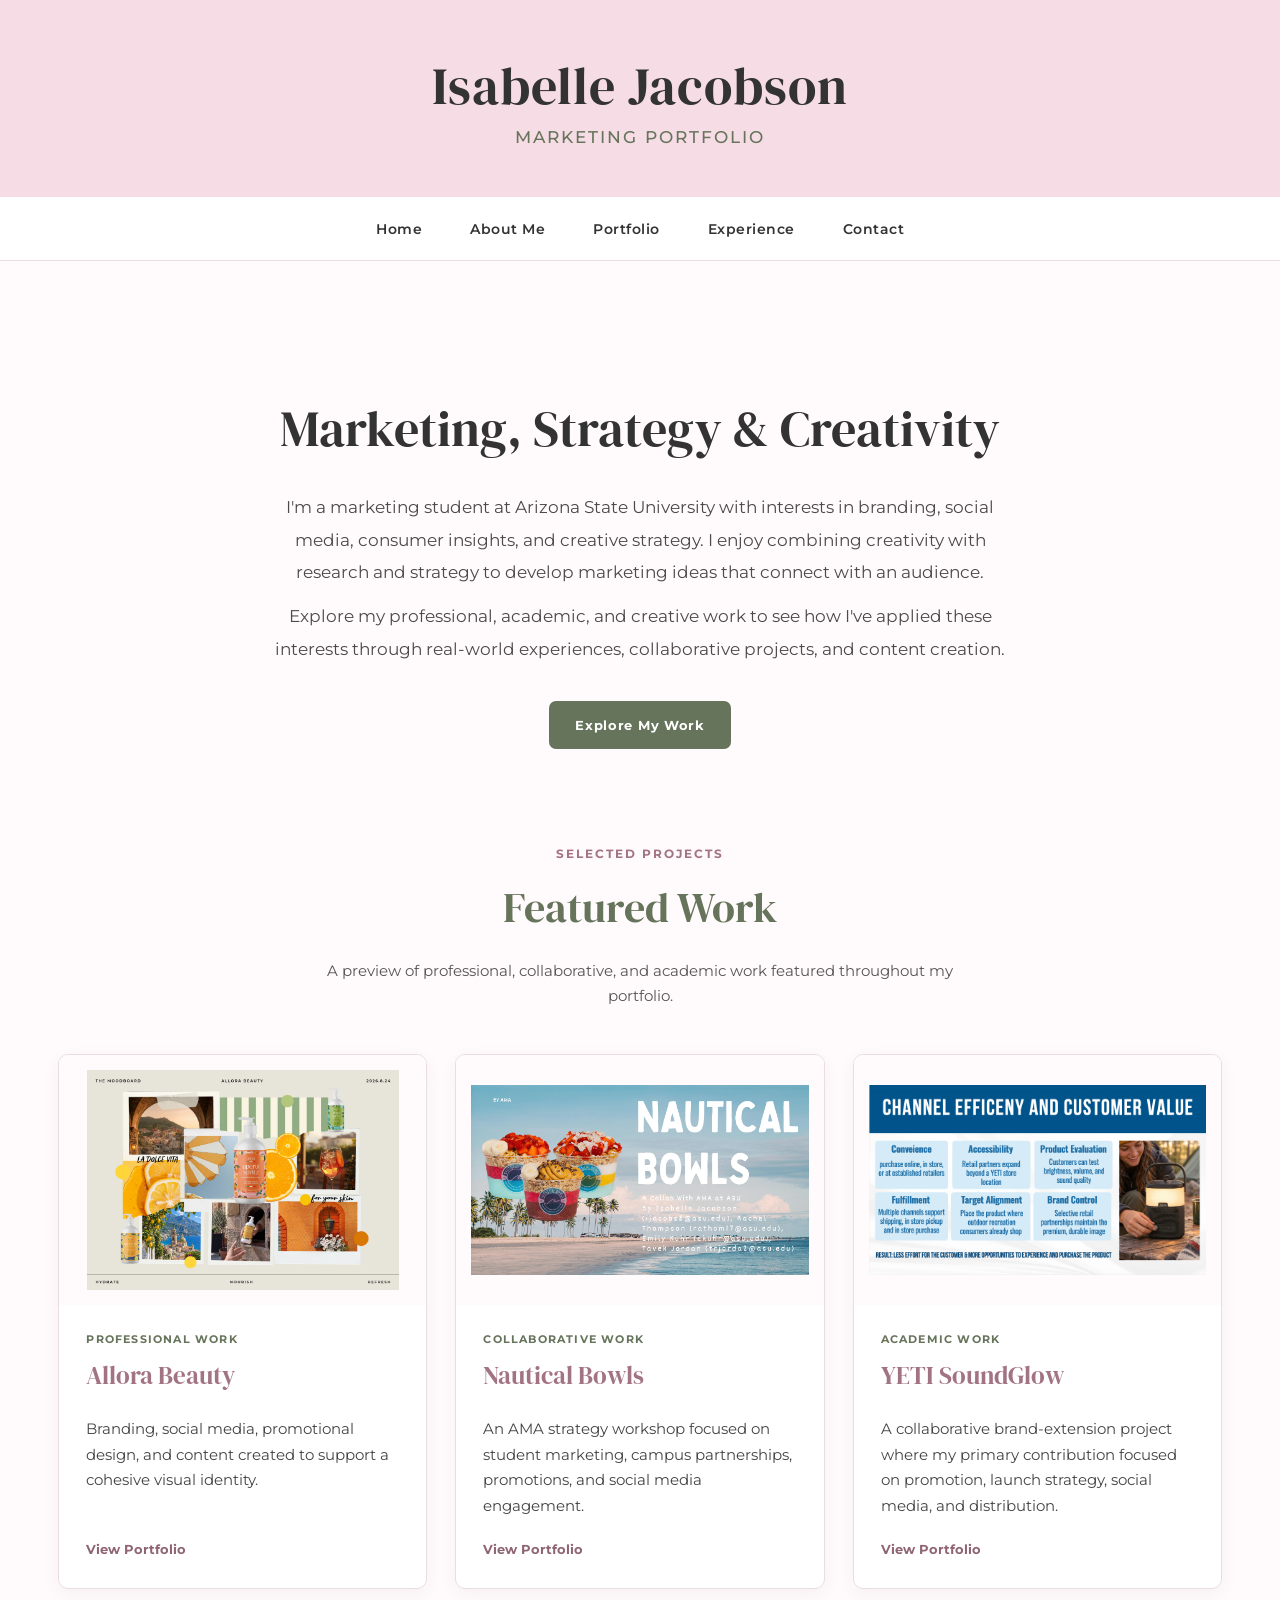
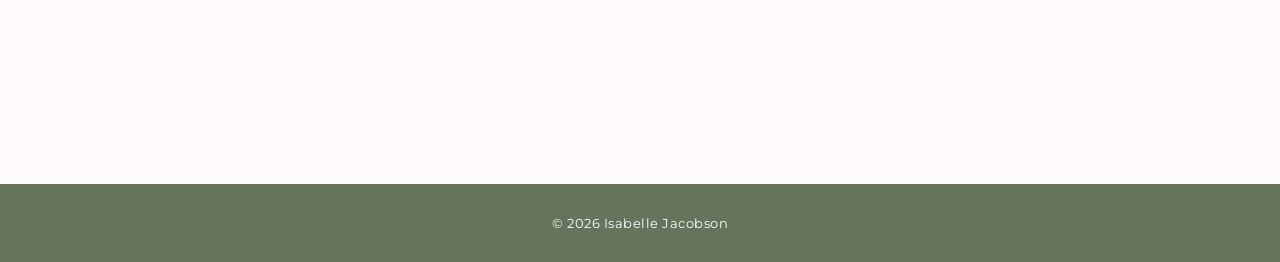
<file: index.html>
<!DOCTYPE html>
<html lang="en">

<head>
    <meta charset="UTF-8">
    <meta name="viewport" content="width=device-width, initial-scale=1.0">
    <meta name="description" content="Isabelle Jacobson's marketing portfolio featuring branding, social media, content creation, marketing strategy, and academic work.">
    <title>Isabelle Jacobson | Marketing Portfolio</title>
    <link rel="stylesheet" href="style.css">
</head>

<body>

    <header>
        <h1>Isabelle Jacobson</h1>
        <p>Marketing Portfolio</p>
    </header>

    <nav>
        <a href="index.html">Home</a>
        <a href="about.html">About Me</a>
        <a href="portfolio.html">Portfolio</a>
        <a href="experience.html">Experience</a>
        <a href="contact.html">Contact</a>
    </nav>


    <main class="home-main">

        <!-- HOME INTRO -->

        <section class="home-intro">

            <h2>Marketing, Strategy & Creativity</h2>

            <p>
                I'm a marketing student at Arizona State University with interests
                in branding, social media, consumer insights, and creative strategy.
                I enjoy combining creativity with research and strategy to develop
                marketing ideas that connect with an audience.
            </p>

            <p>
                Explore my professional, academic, and creative work to see how
                I've applied these interests through real-world experiences,
                collaborative projects, and content creation.
            </p>

            <a href="portfolio.html" class="home-button">
                Explore My Work
            </a>

        </section>


        <!-- FEATURED WORK -->

        <section class="featured-work">

            <div class="home-section-heading">

                <p class="portfolio-label">Selected Projects</p>

                <h2>Featured Work</h2>

                <p>
                    A preview of professional, collaborative, and academic work
                    featured throughout my portfolio.
                </p>

            </div>


            <div class="featured-grid">


                <!-- ALLORA -->

                <article class="featured-card">

                    <img
                        src="images/Allora/allora-moodboard.png"
                        alt="Allora Beauty brand moodboard">

                    <div class="featured-card-content">

                        <p class="project-type">
                            Professional Work
                        </p>

                        <h3>Allora Beauty</h3>

                        <p>
                            Branding, social media, promotional design, and
                            content created to support a cohesive visual identity.
                        </p>

                        <a href="portfolio.html">
                            View Portfolio
                        </a>

                    </div>

                </article>


                <!-- NAUTICAL BOWLS -->

                <article class="featured-card">

                    <img
                        src="images/AMA/nautical-bowls-ss.png"
                        alt="Nautical Bowls AMA marketing strategy workshop">

                    <div class="featured-card-content">

                        <p class="project-type">
                            Collaborative Work
                        </p>

                        <h3>Nautical Bowls</h3>

                        <p>
                            An AMA strategy workshop focused on student marketing,
                            campus partnerships, promotions, and social media
                            engagement.
                        </p>

                        <a href="portfolio.html">
                            View Portfolio
                        </a>

                    </div>

                </article>


                <!-- YETI SOUNDGLOW -->

                <article class="featured-card">

                    <img
                        src="images/Class Projects/yeti-soundglow-ss.png"
                        alt="YETI SoundGlow brand extension marketing project">

                    <div class="featured-card-content">

                        <p class="project-type">
                            Academic Work
                        </p>

                        <h3>YETI SoundGlow</h3>

                        <p>
                            A collaborative brand-extension project where my
                            primary contribution focused on promotion, launch
                            strategy, social media, and distribution.
                        </p>

                        <a href="portfolio.html">
                            View Portfolio
                        </a>

                    </div>

                </article>

            </div>

        </section>

    </main>


    <footer>
        <p>&copy; 2026 Isabelle Jacobson</p>
    </footer>

</body>

</html>
</file>
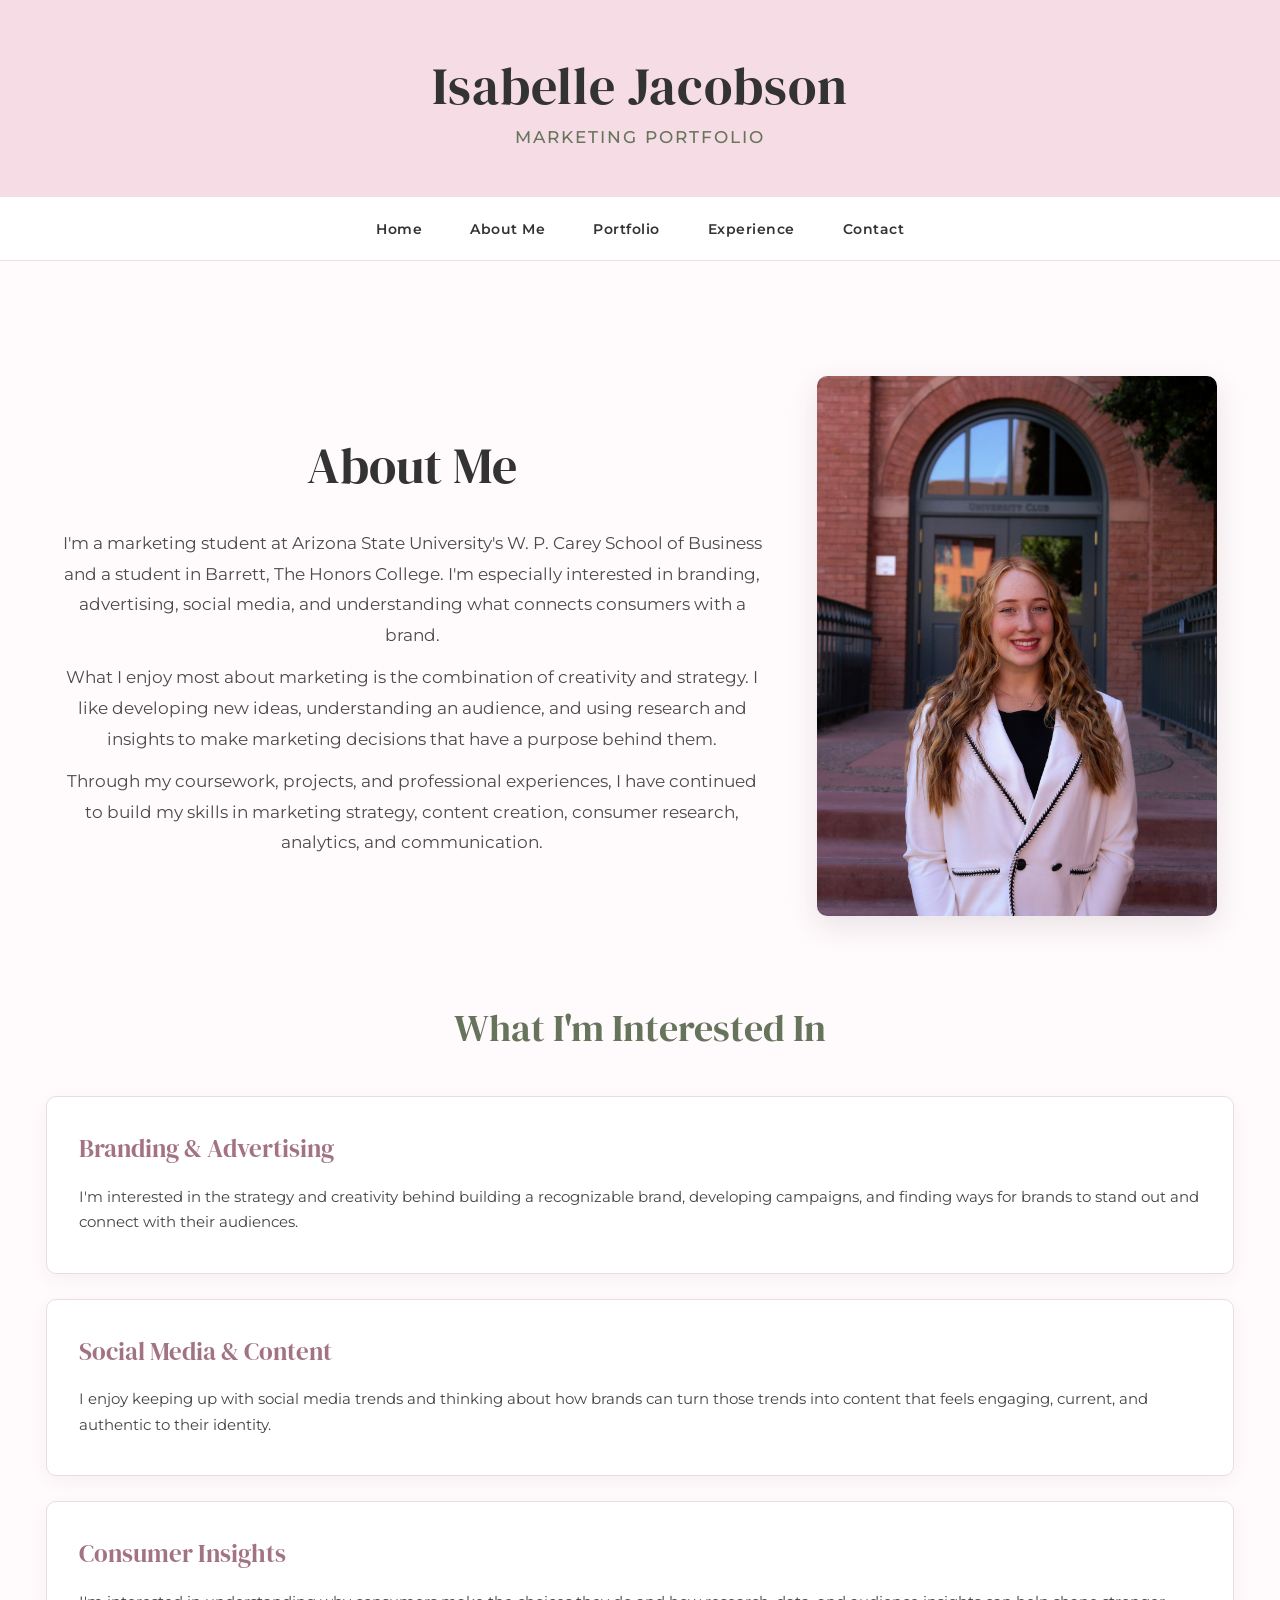
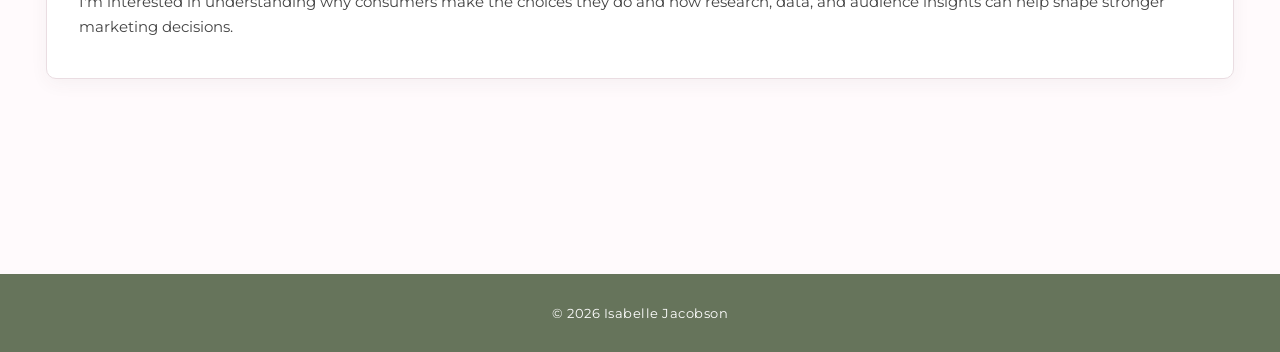
<file: about.html>
<!DOCTYPE html>
<html lang="en">

<head>
    <meta charset="UTF-8">
    <meta name="viewport" content="width=device-width, initial-scale=1.0">
    <meta name="description" content="Learn more about Isabelle Jacobson, an Arizona State University marketing student interested in branding, advertising, social media, and consumer insights.">
    <title>About Me | Isabelle Jacobson</title>
    <link rel="stylesheet" href="style.css">
</head>

<body>

    <header>
        <h1>Isabelle Jacobson</h1>
        <p>Marketing Portfolio</p>
    </header>

    <nav>
        <a href="index.html">Home</a>
        <a href="about.html">About Me</a>
        <a href="portfolio.html">Portfolio</a>
        <a href="experience.html">Experience</a>
        <a href="contact.html">Contact</a>
    </nav>

    <main>

        <section class="about-intro">

            <div class="about-text">
                <h2>About Me</h2>

                <p>
                    I'm a marketing student at Arizona State University's W. P. Carey
                    School of Business and a student in Barrett, The Honors College.
                    I'm especially interested in branding, advertising, social media,
                    and understanding what connects consumers with a brand.
                </p>

                <p>
                    What I enjoy most about marketing is the combination of creativity
                    and strategy. I like developing new ideas, understanding an audience,
                    and using research and insights to make marketing decisions that
                    have a purpose behind them.
                </p>

                <p>
                    Through my coursework, projects, and professional experiences,
                    I have continued to build my skills in marketing strategy, content
                    creation, consumer research, analytics, and communication.
                </p>
            </div>

            <div class="about-photo">
                <img src="images/headshot.jpg"
                     alt="Professional headshot of Isabelle Jacobson">
            </div>

        </section>

        <section>

            <h2>What I'm Interested In</h2>

            <article>
                <h3>Branding & Advertising</h3>

                <p>
                    I'm interested in the strategy and creativity behind building
                    a recognizable brand, developing campaigns, and finding ways
                    for brands to stand out and connect with their audiences.
                </p>
            </article>

            <article>
                <h3>Social Media & Content</h3>

                <p>
                    I enjoy keeping up with social media trends and thinking about
                    how brands can turn those trends into content that feels
                    engaging, current, and authentic to their identity.
                </p>
            </article>

            <article>
                <h3>Consumer Insights</h3>

                <p>
                    I'm interested in understanding why consumers make the choices
                    they do and how research, data, and audience insights can help
                    shape stronger marketing decisions.
                </p>
            </article>

        </section>

    </main>

    <footer>
        <p>&copy; 2026 Isabelle Jacobson</p>
    </footer>

</body>

</html>
</file>
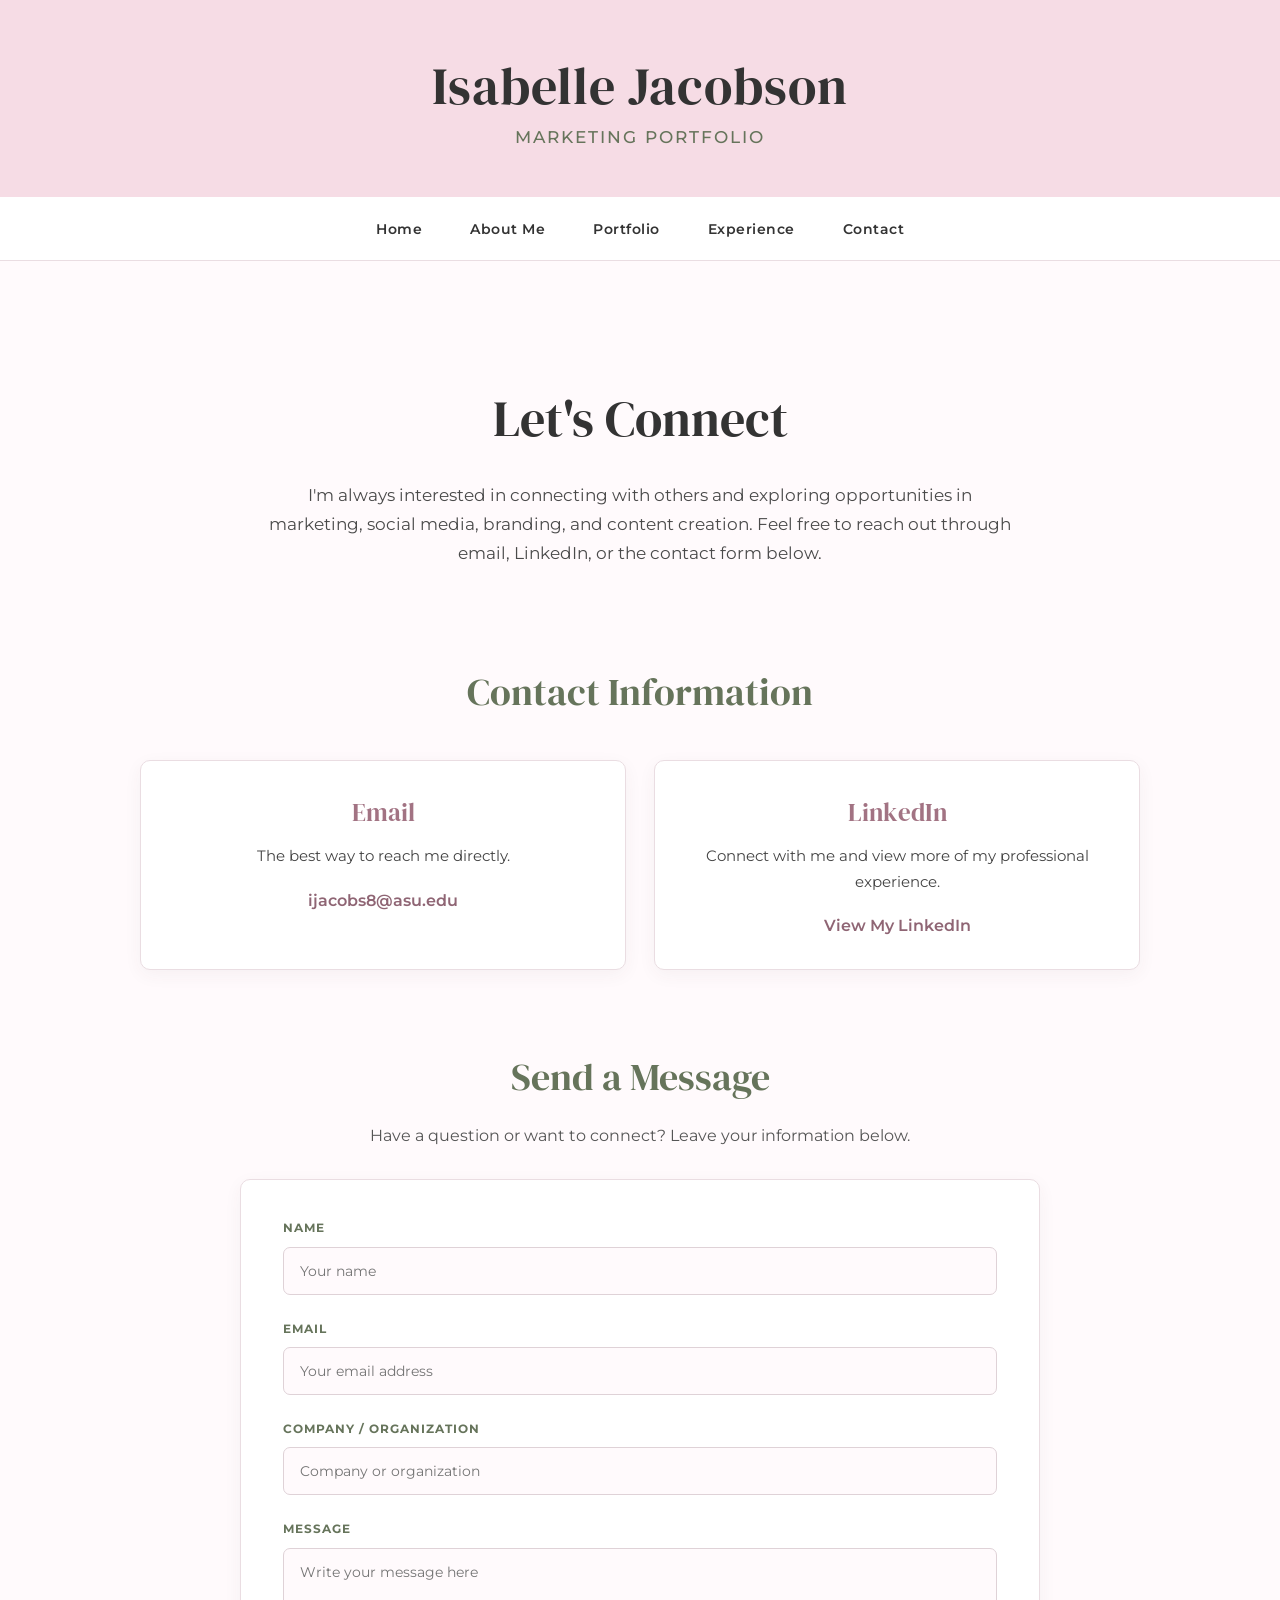
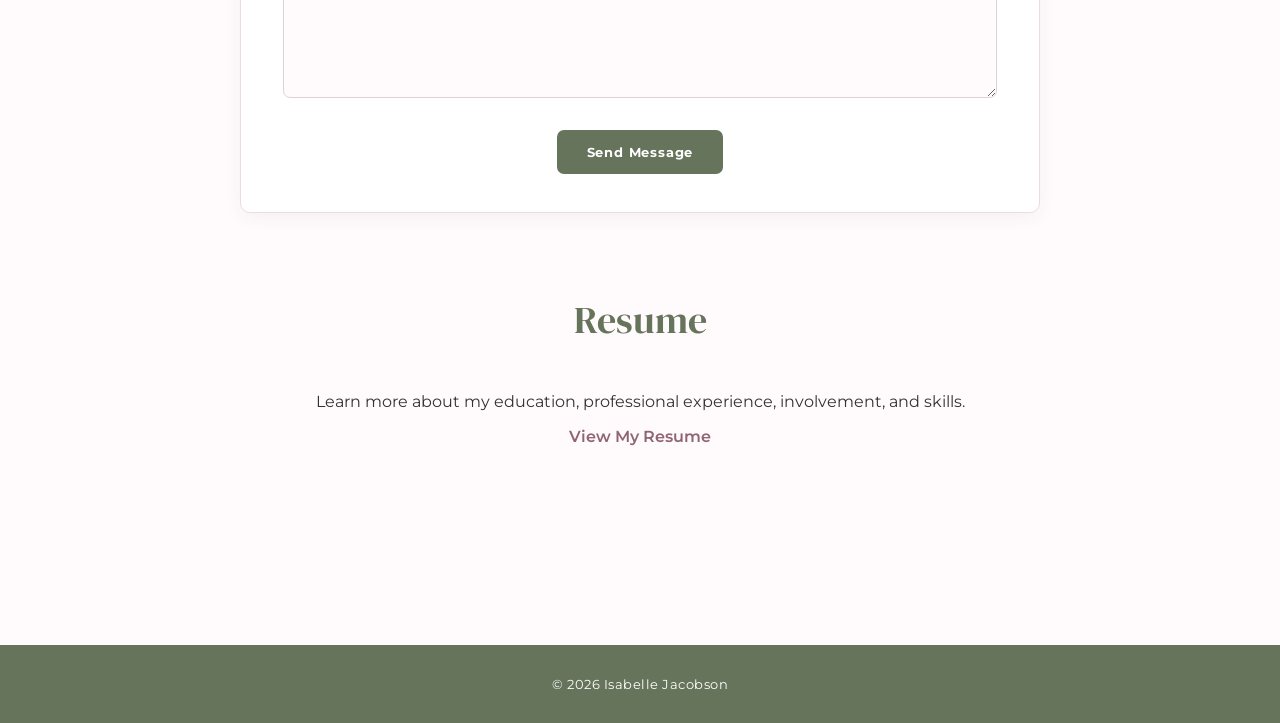
<file: contact.html>
<!DOCTYPE html>
<html lang="en">

<head>
    <meta charset="UTF-8">
    <meta name="viewport" content="width=device-width, initial-scale=1.0">
    <meta name="description" content="Contact Isabelle Jacobson for marketing, social media, branding, and professional opportunities.">
    <title>Contact | Isabelle Jacobson</title>
    <link rel="stylesheet" href="style.css">
</head>

<body>

    <header>
        <h1>Isabelle Jacobson</h1>
        <p>Marketing Portfolio</p>
    </header>

    <nav>
        <a href="index.html">Home</a>
        <a href="about.html">About Me</a>
        <a href="portfolio.html">Portfolio</a>
        <a href="experience.html">Experience</a>
        <a href="contact.html">Contact</a>
    </nav>


    <main>

        <!-- CONTACT INTRO -->

        <section>

            <h2>Let's Connect</h2>

            <p>
                I'm always interested in connecting with others and exploring
                opportunities in marketing, social media, branding, and content
                creation. Feel free to reach out through email, LinkedIn, or the
                contact form below.
            </p>

        </section>


        <!-- CONTACT INFORMATION -->

        <section class="contact-section">

            <h2>Contact Information</h2>

            <div class="contact-options">

                <article class="contact-card">

                    <h3>Email</h3>

                    <p>
                        The best way to reach me directly.
                    </p>

                    <a href="mailto:ijacobs8@asu.edu">
                        ijacobs8@asu.edu
                    </a>

                </article>


                <article class="contact-card">

                    <h3>LinkedIn</h3>

                    <p>
                        Connect with me and view more of my professional experience.
                    </p>

                    <a
                        href="https://www.linkedin.com/in/isa-jacobson-a16756392"
                        target="_blank"
                        rel="noopener noreferrer">
                        View My LinkedIn
                    </a>

                </article>

            </div>

        </section>


        <!-- CONTACT FORM -->

        <section class="contact-form-section">

            <h2>Send a Message</h2>

            <p class="form-intro">
                Have a question or want to connect? Leave your information below.
            </p>


            <form action="#" method="post">

                <div class="form-group">

                    <label for="name">
                        Name
                    </label>

                    <input
                        type="text"
                        id="name"
                        name="name"
                        placeholder="Your name"
                        required>

                </div>


                <div class="form-group">

                    <label for="email">
                        Email
                    </label>

                    <input
                        type="email"
                        id="email"
                        name="email"
                        placeholder="Your email address"
                        required>

                </div>


                <div class="form-group">

                    <label for="organization">
                        Company / Organization
                    </label>

                    <input
                        type="text"
                        id="organization"
                        name="organization"
                        placeholder="Company or organization">

                </div>


                <div class="form-group">

                    <label for="message">
                        Message
                    </label>

                    <textarea
                        id="message"
                        name="message"
                        rows="6"
                        placeholder="Write your message here"
                        required></textarea>

                </div>


                <button type="submit">
                    Send Message
                </button>

            </form>

        </section>


        <!-- RESUME -->

        <section class="resume-section">

            <h2>Resume</h2>

            <p>
                Learn more about my education, professional experience,
                involvement, and skills.
            </p>

            <p>
                <a
                    href="Isabelle-Jacobson-Resume.pdf"
                    target="_blank"
                    rel="noopener noreferrer">
                    View My Resume
                </a>
            </p>

        </section>

    </main>


    <footer>
        <p>&copy; 2026 Isabelle Jacobson</p>
    </footer>

</body>

</html>
</file>
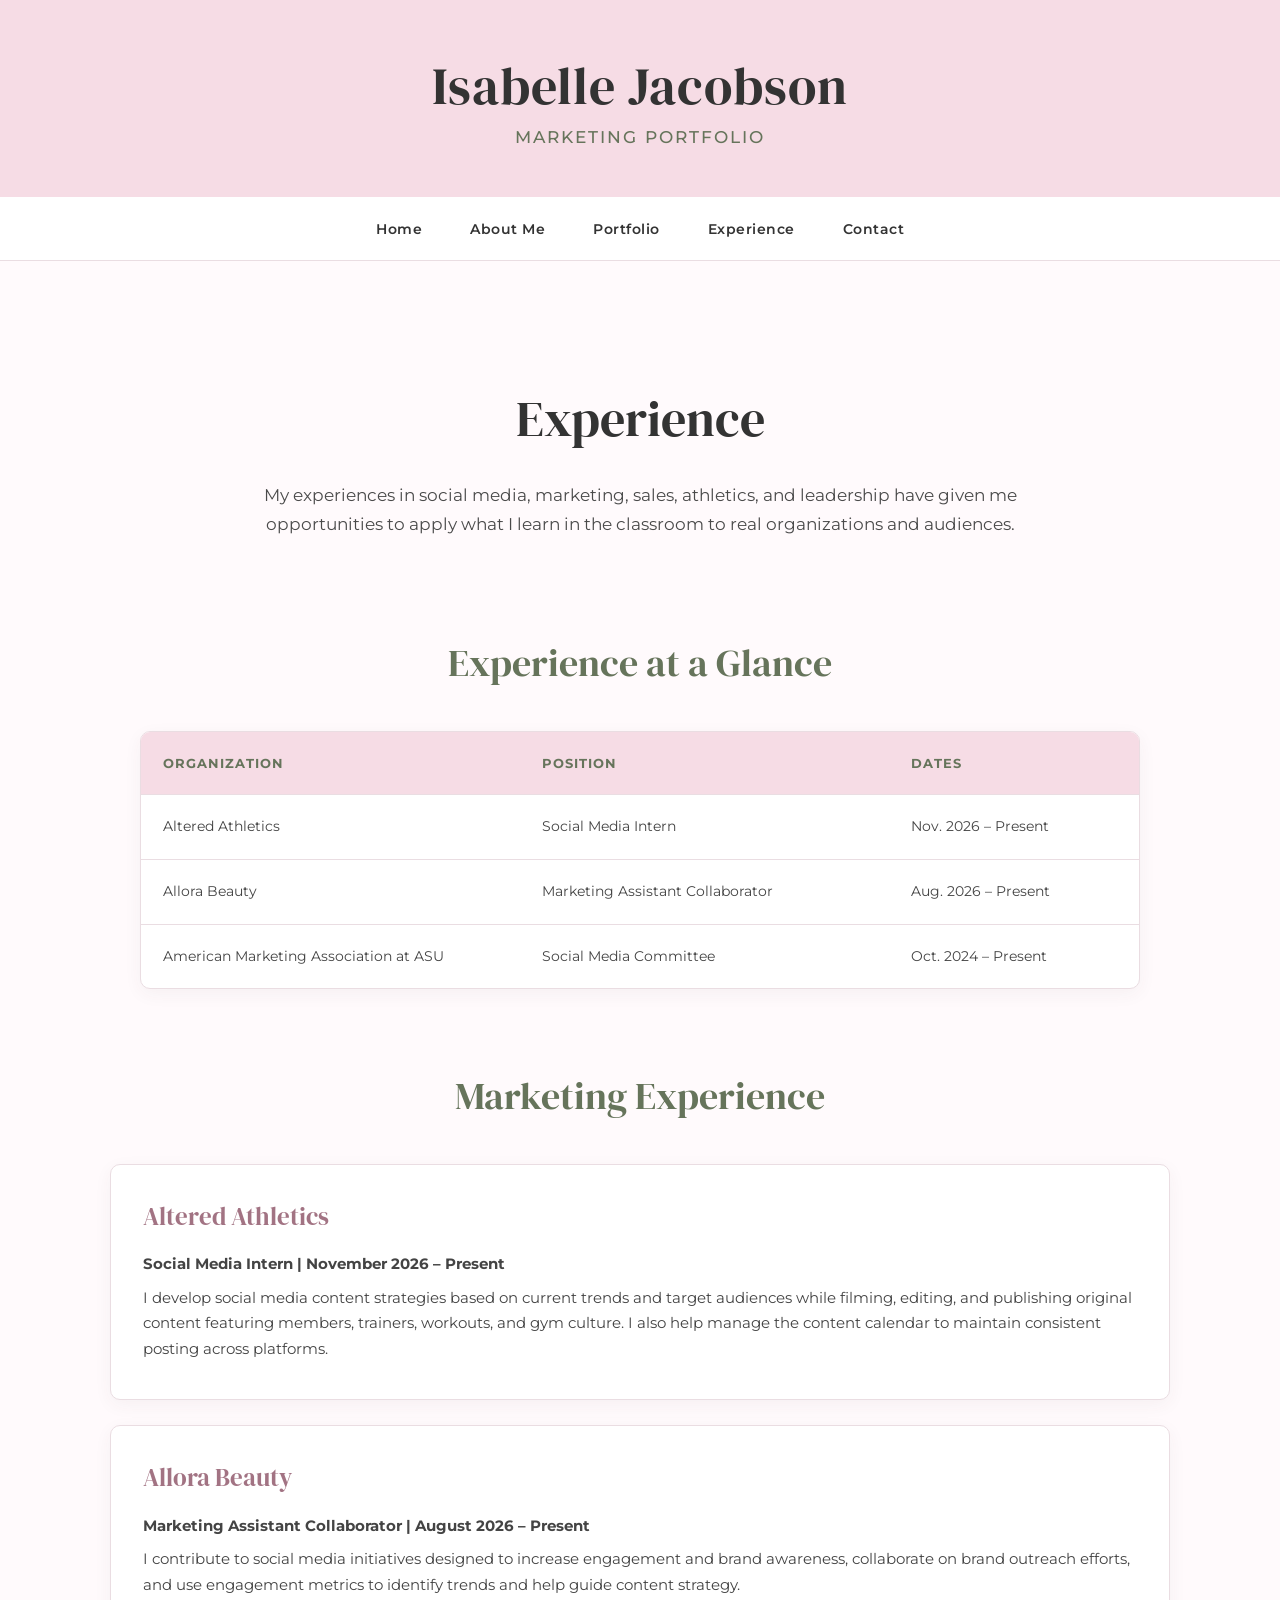
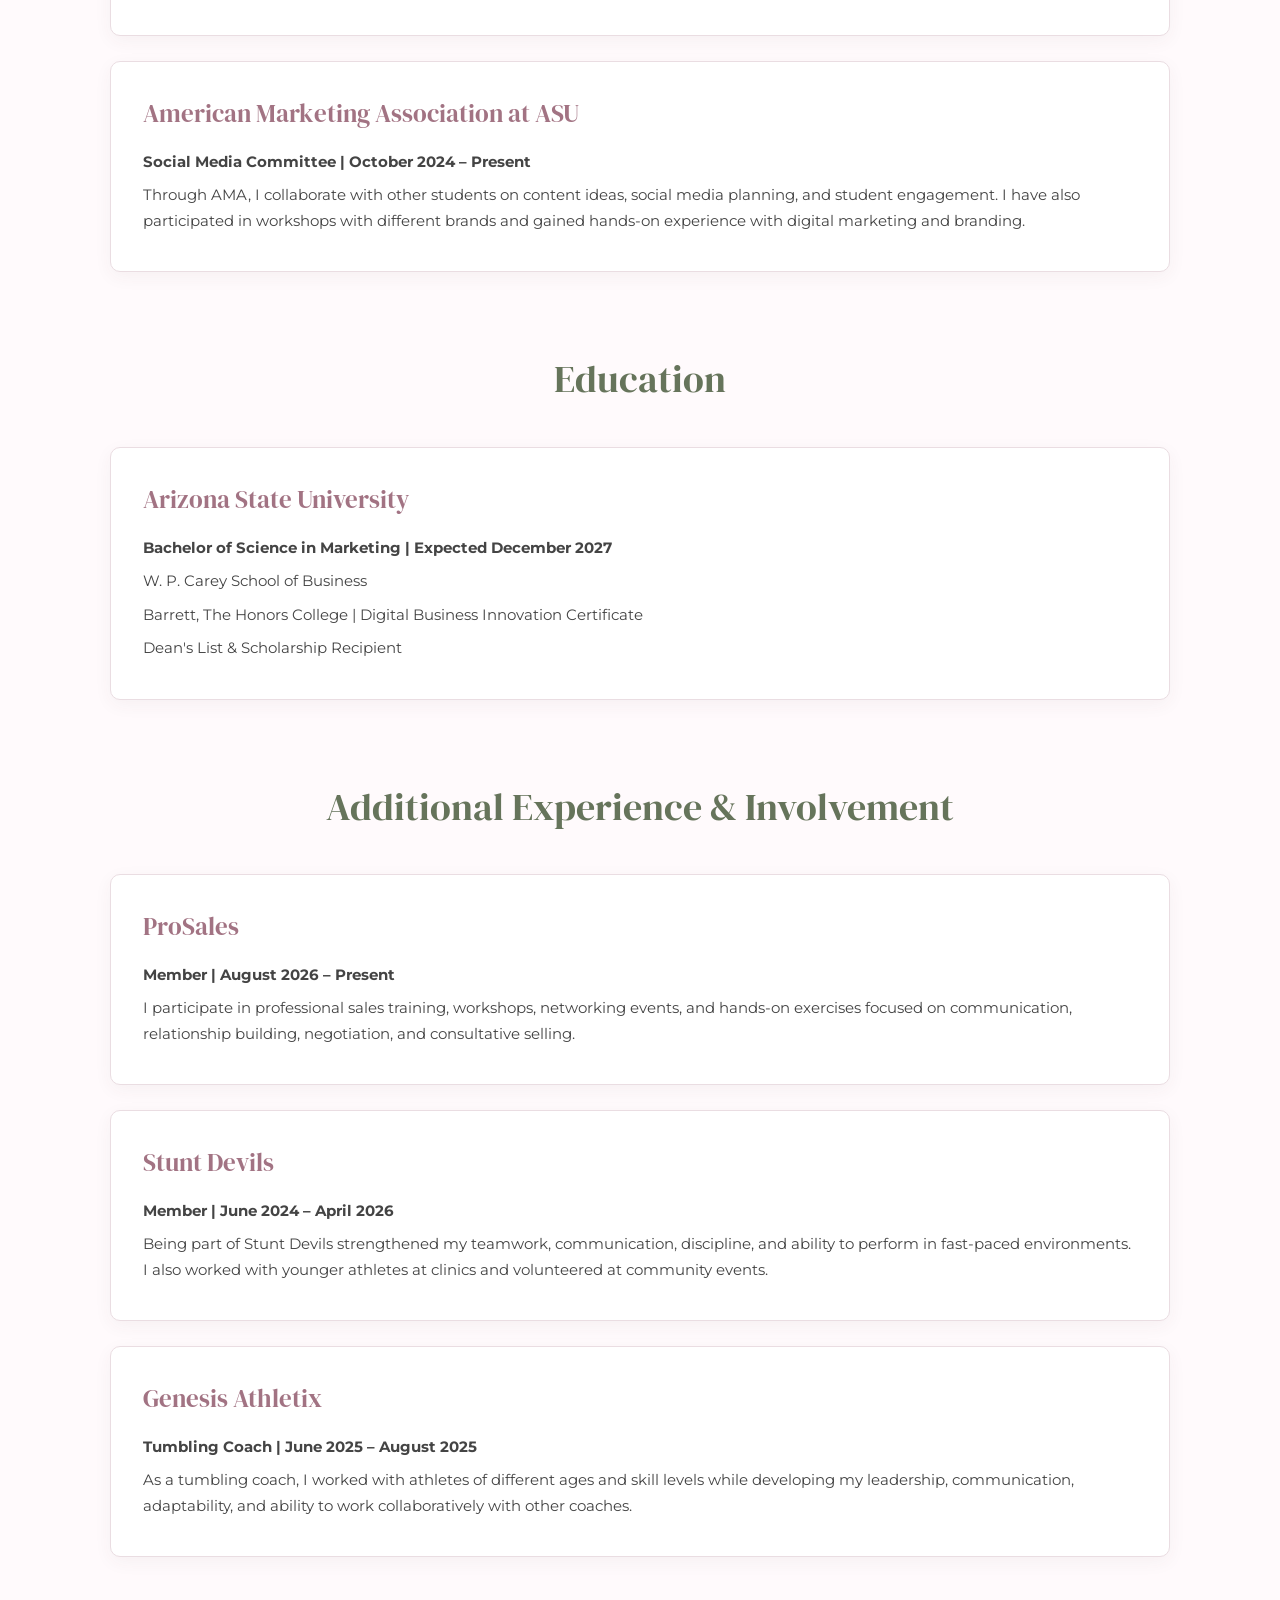
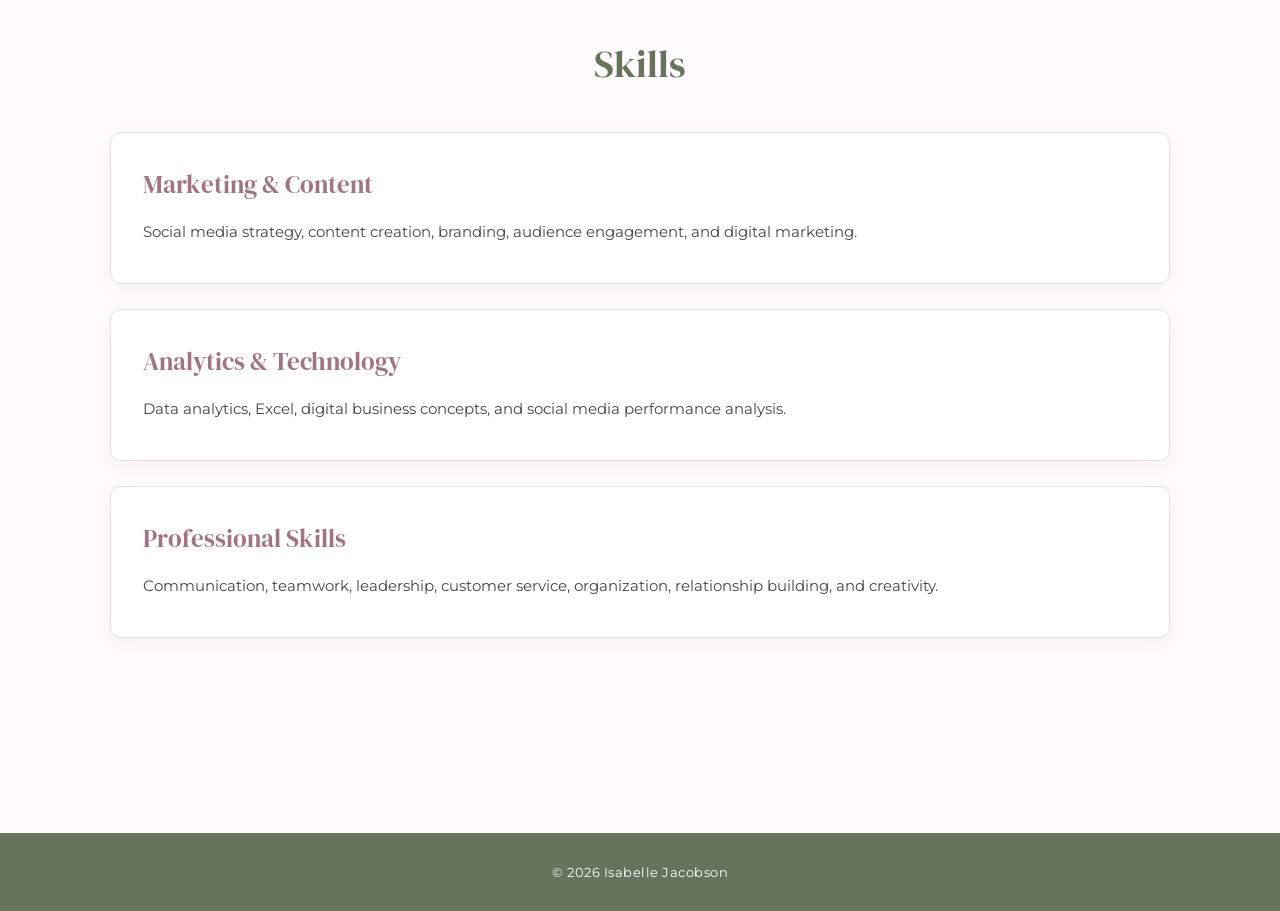
<file: experience.html>
<!DOCTYPE html>
<html lang="en">

<head>
    <meta charset="UTF-8">
    <meta name="viewport" content="width=device-width, initial-scale=1.0">
    <meta name="description" content="Explore Isabelle Jacobson's marketing, social media, leadership, and professional experience.">
    <title>Experience | Isabelle Jacobson</title>
    <link rel="stylesheet" href="style.css">
</head>

<body>

    <header>
        <h1>Isabelle Jacobson</h1>
        <p>Marketing Portfolio</p>
    </header>

    <nav>
        <a href="index.html">Home</a>
        <a href="about.html">About Me</a>
        <a href="portfolio.html">Portfolio</a>
        <a href="experience.html">Experience</a>
        <a href="contact.html">Contact</a>
    </nav>

    <main>

        <section>
            <h2>Experience</h2>

            <p>
                My experiences in social media, marketing, sales, athletics,
                and leadership have given me opportunities to apply what I learn
                in the classroom to real organizations and audiences.
            </p>
        </section>


        <!-- EXPERIENCE TABLE -->

        <section class="experience-overview">

            <h2>Experience at a Glance</h2>

            <div class="table-container">

                <table>

                    <thead>
                        <tr>
                            <th>Organization</th>
                            <th>Position</th>
                            <th>Dates</th>
                        </tr>
                    </thead>

                    <tbody>

                        <tr>
                            <td>Altered Athletics</td>
                            <td>Social Media Intern</td>
                            <td>Nov. 2026 – Present</td>
                        </tr>

                        <tr>
                            <td>Allora Beauty</td>
                            <td>Marketing Assistant Collaborator</td>
                            <td>Aug. 2026 – Present</td>
                        </tr>

                        <tr>
                            <td>American Marketing Association at ASU</td>
                            <td>Social Media Committee</td>
                            <td>Oct. 2024 – Present</td>
                        </tr>

                    </tbody>

                </table>

            </div>

        </section>


        <!-- MARKETING EXPERIENCE -->

        <section>

            <h2>Marketing Experience</h2>

            <article>
                <h3>Altered Athletics</h3>

                <p>
                    <strong>Social Media Intern | November 2026 – Present</strong>
                </p>

                <p>
                    I develop social media content strategies based on current
                    trends and target audiences while filming, editing, and
                    publishing original content featuring members, trainers,
                    workouts, and gym culture. I also help manage the content
                    calendar to maintain consistent posting across platforms.
                </p>
            </article>


            <article>
                <h3>Allora Beauty</h3>

                <p>
                    <strong>Marketing Assistant Collaborator | August 2026 – Present</strong>
                </p>

                <p>
                    I contribute to social media initiatives designed to increase
                    engagement and brand awareness, collaborate on brand outreach
                    efforts, and use engagement metrics to identify trends and
                    help guide content strategy.
                </p>
            </article>


            <article>
                <h3>American Marketing Association at ASU</h3>

                <p>
                    <strong>Social Media Committee | October 2024 – Present</strong>
                </p>

                <p>
                    Through AMA, I collaborate with other students on content ideas,
                    social media planning, and student engagement. I have also
                    participated in workshops with different brands and gained
                    hands-on experience with digital marketing and branding.
                </p>
            </article>

        </section>


        <!-- EDUCATION -->

        <section>

            <h2>Education</h2>

            <article>
                <h3>Arizona State University</h3>

                <p>
                    <strong>Bachelor of Science in Marketing | Expected December 2027</strong>
                </p>

                <p>
                    W. P. Carey School of Business
                </p>

                <p>
                    Barrett, The Honors College | Digital Business Innovation Certificate
                </p>

                <p>
                    Dean's List & Scholarship Recipient
                </p>
            </article>

        </section>


        <!-- ADDITIONAL EXPERIENCE -->

        <section>

            <h2>Additional Experience & Involvement</h2>

            <article>
                <h3>ProSales</h3>

                <p>
                    <strong>Member | August 2026 – Present</strong>
                </p>

                <p>
                    I participate in professional sales training, workshops,
                    networking events, and hands-on exercises focused on
                    communication, relationship building, negotiation, and
                    consultative selling.
                </p>
            </article>


            <article>
                <h3>Stunt Devils</h3>

                <p>
                    <strong>Member | June 2024 – April 2026</strong>
                </p>

                <p>
                    Being part of Stunt Devils strengthened my teamwork,
                    communication, discipline, and ability to perform in
                    fast-paced environments. I also worked with younger athletes
                    at clinics and volunteered at community events.
                </p>
            </article>


            <article>
                <h3>Genesis Athletix</h3>

                <p>
                    <strong>Tumbling Coach | June 2025 – August 2025</strong>
                </p>

                <p>
                    As a tumbling coach, I worked with athletes of different ages
                    and skill levels while developing my leadership, communication,
                    adaptability, and ability to work collaboratively with other coaches.
                </p>
            </article>

        </section>


        <!-- SKILLS -->

        <section>

            <h2>Skills</h2>

            <article>
                <h3>Marketing & Content</h3>

                <p>
                    Social media strategy, content creation, branding,
                    audience engagement, and digital marketing.
                </p>
            </article>


            <article>
                <h3>Analytics & Technology</h3>

                <p>
                    Data analytics, Excel, digital business concepts,
                    and social media performance analysis.
                </p>
            </article>


            <article>
                <h3>Professional Skills</h3>

                <p>
                    Communication, teamwork, leadership, customer service,
                    organization, relationship building, and creativity.
                </p>
            </article>

        </section>

    </main>


    <footer>
        <p>&copy; 2026 Isabelle Jacobson</p>
    </footer>

</body>

</html>
</file>
<file: style.css>
/* ========================================
   ISABELLE JACOBSON MARKETING PORTFOLIO
======================================== */

@import url('https://fonts.googleapis.com/css2?family=DM+Serif+Display&family=Montserrat:wght@400;500;600;700&display=swap');


/* ========================================
   GENERAL
======================================== */

* {
    box-sizing: border-box;
}

html {
    scroll-behavior: smooth;
}

body {
    margin: 0;
    background-color: #fffafc;
    color: #333333;
    font-family: "Montserrat", Arial, sans-serif;
    font-size: 16px;
    line-height: 1.7;
}


/* ========================================
   GLOBAL HEADER
   SAME ON EVERY PAGE
======================================== */

body > header {
    width: 100%;
    margin: 0;
    padding: 55px 20px 45px;
    background-color: #f6dce5;
    text-align: center;
}

body > header h1 {
    margin: 0;
    color: #333333;
    font-family: "DM Serif Display", Georgia, serif;
    font-size: 52px;
    font-weight: normal;
    line-height: 1.2;
    letter-spacing: 1px;
}

body > header p {
    margin: 6px 0 0;
    color: #66745b;
    font-family: "Montserrat", Arial, sans-serif;
    font-size: 17px;
    font-weight: 500;
    line-height: 1.7;
    letter-spacing: 2px;
    text-transform: uppercase;
}


/* ========================================
   GLOBAL NAVIGATION
   SAME ON EVERY PAGE
======================================== */

body > nav {
    width: 100%;
    margin: 0;
    padding: 18px 20px;
    background-color: #ffffff;
    border-bottom: 1px solid #eadde2;
    text-align: center;
}

body > nav a {
    display: inline-block;
    margin: 0 22px;
    padding: 0;
    color: #333333;
    font-family: "Montserrat", Arial, sans-serif;
    font-size: 14px;
    font-weight: 600;
    line-height: 1.7;
    letter-spacing: 0.5px;
    text-decoration: none;
    transition: color 0.3s ease;
}

body > nav a:hover {
    color: #a27383;
}


/* ========================================
   MAIN CONTENT
======================================== */

main {
    width: 90%;
    max-width: 1100px;
    margin: 0 auto;
    padding: 70px 20px;
}

main > section:first-child {
    max-width: 850px;
    margin: 0 auto;
    padding: 45px 20px 80px;
    text-align: center;
}

main > section:first-child h2 {
    margin: 0 0 20px;
    color: #333333;
    font-family: "DM Serif Display", Georgia, serif;
    font-size: 50px;
    font-weight: normal;
}

main > section:first-child p {
    max-width: 760px;
    margin: 12px auto;
    color: #4a4a4a;
    font-size: 17px;
}


/* ========================================
   HOME PAGE
======================================== */

.home-main {
    width: 94%;
    max-width: 1250px;
}

.home-main > .home-intro {
    max-width: 900px;
    padding-top: 55px;
    padding-bottom: 95px;
}

.home-intro p {
    line-height: 1.9;
}

.home-button {
    display: inline-block;
    margin-top: 24px;
    padding: 13px 26px;
    background-color: #66745b;
    border-radius: 7px;
    color: #ffffff !important;
    font-size: 13px;
    font-weight: 700;
    letter-spacing: 0.7px;
    text-decoration: none !important;
    transition:
        background-color 0.2s ease,
        transform 0.2s ease;
}

.home-button:hover {
    background-color: #56634c;
    transform: translateY(-2px);
}

.featured-work {
    margin-bottom: 80px;
}

.home-section-heading {
    max-width: 760px;
    margin: 0 auto 45px;
    text-align: center;
}

.home-section-heading h2 {
    margin: 0 0 14px;
    color: #66745b;
    font-family: "DM Serif Display", Georgia, serif;
    font-size: 42px;
    font-weight: normal;
}

.home-section-heading > p:last-child {
    max-width: 650px;
    margin: 0 auto;
    color: #555555;
    font-size: 15px;
}

.featured-grid {
    display: grid;
    grid-template-columns: repeat(3, 1fr);
    gap: 28px;
}

.featured-card {
    display: flex;
    flex-direction: column;
    height: 100%;
    margin: 0;
    padding: 0;
    overflow: hidden;
}

.featured-card > img {
    display: block;
    width: 100%;
    height: 250px;
    padding: 15px;
    background-color: #fffafc;
    object-fit: contain;
    object-position: center;
}

.featured-card-content {
    display: flex;
    flex: 1;
    flex-direction: column;
    padding: 25px 27px 28px;
}

.featured-card-content h3 {
    margin: 0 0 12px;
}

.featured-card-content .project-type {
    margin-bottom: 5px !important;
}

.featured-card-content > p:not(.project-type) {
    flex: 1;
    margin-bottom: 20px;
}

.featured-card-content a {
    align-self: flex-start;
    color: #8f6574;
    font-size: 13px;
    font-weight: 700;
    text-decoration: none;
}

.featured-card-content a:hover {
    text-decoration: underline;
}


/* ========================================
   ABOUT ME
======================================== */

main:has(.about-intro) {
    width: 96%;
    max-width: 1400px;
}

main > .about-intro {
    display: grid;
    grid-template-columns: 700px 400px;
    align-items: center;
    justify-content: center;
    column-gap: 55px;
    width: 100%;
    max-width: 1200px;
    margin: 0 auto;
    padding: 35px 0 90px;
    text-align: center;
}

.about-text {
    width: 700px;
}

.about-text h2 {
    margin: 0 0 30px;
    color: #333333;
    font-family: "DM Serif Display", Georgia, serif;
    font-size: 50px;
    font-weight: normal;
    text-align: center;
}

.about-text p {
    width: 100%;
    max-width: 700px;
    margin: 0 auto 24px;
    color: #4a4a4a;
    font-size: 16px;
    line-height: 1.8;
    text-align: center;
}

.about-photo {
    width: 400px;
}

.about-photo img {
    display: block;
    width: 400px;
    height: 540px;
    object-fit: cover;
    object-position: center center;
    border-radius: 10px;
    box-shadow: 0 10px 30px rgba(70, 55, 60, 0.12);
}


/* ========================================
   STANDARD SECTION HEADINGS
======================================== */

main > section:not(:first-child) {
    margin-bottom: 75px;
}

main > section:not(:first-child) > h2 {
    margin: 0 0 35px;
    color: #66745b;
    font-family: "DM Serif Display", Georgia, serif;
    font-size: 38px;
    font-weight: normal;
    text-align: center;
}


/* ========================================
   STANDARD CONTENT CARDS
======================================== */

article {
    margin-bottom: 25px;
    padding: 30px 32px;
    background-color: #ffffff;
    border: 1px solid #eadde2;
    border-radius: 10px;
    box-shadow: 0 5px 18px rgba(70, 55, 60, 0.05);
    transition:
        transform 0.25s ease,
        box-shadow 0.25s ease;
}

article:hover {
    transform: translateY(-3px);
    box-shadow: 0 9px 25px rgba(70, 55, 60, 0.09);
}

article h3 {
    margin: 0 0 14px;
    color: #a27383;
    font-family: "DM Serif Display", Georgia, serif;
    font-size: 25px;
    font-weight: normal;
}

article p {
    margin: 8px 0;
    color: #444444;
    font-size: 15px;
}


/* ========================================
   EXPERIENCE TABLE
======================================== */

.experience-overview {
    max-width: 1000px;
    margin-left: auto;
    margin-right: auto;
}

.table-container {
    width: 100%;
    overflow-x: auto;
    background-color: #ffffff;
    border: 1px solid #eadde2;
    border-radius: 10px;
    box-shadow: 0 5px 18px rgba(70, 55, 60, 0.05);
}

table {
    width: 100%;
    border-collapse: collapse;
}

thead {
    background-color: #f6dce5;
}

th {
    padding: 20px 22px;
    color: #66745b;
    font-size: 13px;
    font-weight: 700;
    letter-spacing: 1px;
    text-align: left;
    text-transform: uppercase;
}

td {
    padding: 20px 22px;
    color: #444444;
    font-size: 14px;
    vertical-align: middle;
}

tbody tr {
    border-top: 1px solid #eadde2;
}

tbody tr:hover {
    background-color: #fffafc;
}

th:first-child,
td:first-child {
    width: 38%;
}

th:nth-child(2),
td:nth-child(2) {
    width: 37%;
}

th:last-child,
td:last-child {
    width: 25%;
}


/* ========================================
   PORTFOLIO PAGE
======================================== */

.portfolio-main {
    width: 94%;
    max-width: 1250px;
    margin-left: auto;
    margin-right: auto;
}

.portfolio-main > .portfolio-intro {
    max-width: 850px;
    padding-bottom: 90px;
}

.portfolio-section {
    margin-bottom: 120px;
}

.portfolio-section-heading {
    max-width: 800px;
    margin: 0 auto 45px;
    text-align: center;
}

.portfolio-label {
    margin: 0 0 8px;
    color: #a27383;
    font-size: 12px;
    font-weight: 700;
    letter-spacing: 2px;
    text-transform: uppercase;
}

.portfolio-section-heading h2 {
    margin: 0 0 18px;
    color: #66745b;
    font-family: "DM Serif Display", Georgia, serif;
    font-size: 42px;
    font-weight: normal;
}

.portfolio-section-heading > p:last-child {
    max-width: 760px;
    margin: 0 auto;
    color: #555555;
    font-size: 15px;
    line-height: 1.8;
}

.portfolio-grid {
    display: grid;
    grid-template-columns: repeat(2, 1fr);
    gap: 28px;
}

.portfolio-grid.three-column {
    grid-template-columns: repeat(3, 1fr);
}

.portfolio-grid.two-column {
    grid-template-columns: repeat(2, 1fr);
    max-width: 900px;
    margin: 0 auto;
}

.portfolio-card {
    height: 100%;
    margin: 0;
    padding: 32px;
}

.portfolio-card h3 {
    margin-bottom: 5px;
    font-size: 25px;
}

.project-type {
    margin: 0 0 18px !important;
    color: #66745b !important;
    font-size: 11px !important;
    font-weight: 700;
    letter-spacing: 1.2px;
    text-transform: uppercase;
}

.portfolio-card > p:last-child {
    line-height: 1.8;
}


/* ========================================
   PORTFOLIO IMAGES
======================================== */

.portfolio-image {
    display: block;
    width: 100%;
    height: 320px;
    margin-bottom: 22px;
    padding: 8px;
    object-fit: contain;
    object-position: center;
    background-color: #fffafc;
    border-radius: 8px;
}

.media-pair {
    display: grid;
    grid-template-columns: repeat(2, 1fr);
    gap: 18px;
    margin-bottom: 22px;
}

.media-pair img {
    display: block;
    width: 100%;
    height: 320px;
    padding: 6px;
    object-fit: contain;
    object-position: center;
    background-color: #fffafc;
    border-radius: 8px;
}

.media-pair img:last-child {
    object-fit: cover;
    padding: 0;
}


/* ========================================
   PORTFOLIO VIDEOS
======================================== */

.portfolio-video {
    display: block;
    width: 100%;
    aspect-ratio: 9 / 16;
    margin: 0 auto 22px;
    object-fit: contain;
    object-position: center;
    background-color: #000000;
    border-radius: 8px;
}


/* ========================================
   AMA SOCIAL MEDIA COMMITTEE
======================================== */

.ama-social-heading {
    margin-top: 95px;
    margin-bottom: 35px;
}

.ama-feature-card {
    width: 100%;
    max-width: 1150px;
    height: auto;
    margin: 0 auto;
    padding: 30px;
}

.ama-feature-media {
    display: grid;
    grid-template-columns: 0.65fr 1.35fr;
    align-items: center;
    gap: 25px;
    margin-bottom: 28px;
}

.ama-feature-media img:first-child {
    display: block;
    width: 100%;
    height: 340px;
    padding: 5px;
    object-fit: contain;
    object-position: center;
    background-color: #fffafc;
    border-radius: 8px;
}

.ama-feature-media img:last-child {
    display: block;
    width: 100%;
    height: 340px;
    object-fit: cover;
    object-position: center;
    border-radius: 8px;
}

.ama-feature-text {
    max-width: 780px;
    margin: 0 auto;
    text-align: center;
}

.ama-feature-text h3 {
    margin-bottom: 5px;
}

.ama-feature-text p:last-child {
    max-width: 720px;
    margin: 12px auto 0;
}


/* ========================================
   CONTACT PAGE
======================================== */

.contact-section {
    max-width: 1000px;
    margin-left: auto;
    margin-right: auto;
}

.contact-options {
    display: grid;
    grid-template-columns: repeat(2, 1fr);
    gap: 28px;
}

.contact-card {
    margin: 0;
    text-align: center;
}

.contact-card h3 {
    margin-bottom: 10px;
}

.contact-card a {
    display: inline-block;
    margin-top: 10px;
}

.contact-form-section {
    max-width: 800px;
    margin-left: auto;
    margin-right: auto;
}

.contact-form-section > h2 {
    margin-bottom: 12px !important;
}

.form-intro {
    margin: 0 auto 30px;
    color: #555555;
    text-align: center;
}

form {
    padding: 38px 42px;
    background-color: #ffffff;
    border: 1px solid #eadde2;
    border-radius: 10px;
    box-shadow: 0 5px 18px rgba(70, 55, 60, 0.05);
}

.form-group {
    margin-bottom: 24px;
}

.form-group label {
    display: block;
    margin-bottom: 8px;
    color: #66745b;
    font-size: 12px;
    font-weight: 700;
    letter-spacing: 1px;
    text-transform: uppercase;
}

.form-group input,
.form-group textarea {
    width: 100%;
    padding: 14px 16px;
    background-color: #fffafc;
    border: 1px solid #dfd2d7;
    border-radius: 7px;
    color: #333333;
    font-family: "Montserrat", Arial, sans-serif;
    font-size: 14px;
    outline: none;
    transition:
        border-color 0.2s ease,
        box-shadow 0.2s ease;
}

.form-group textarea {
    min-height: 150px;
    resize: vertical;
}

.form-group input:focus,
.form-group textarea:focus {
    border-color: #a27383;
    box-shadow: 0 0 0 3px rgba(162, 115, 131, 0.10);
}

form button {
    display: block;
    margin: 8px auto 0;
    padding: 14px 30px;
    background-color: #66745b;
    border: none;
    border-radius: 7px;
    color: #ffffff;
    font-family: "Montserrat", Arial, sans-serif;
    font-size: 13px;
    font-weight: 700;
    letter-spacing: 0.8px;
    cursor: pointer;
    transition:
        background-color 0.2s ease,
        transform 0.2s ease;
}

form button:hover {
    background-color: #56634c;
    transform: translateY(-2px);
}

.resume-section {
    max-width: 800px;
    margin-left: auto;
    margin-right: auto;
    text-align: center;
}

.resume-section p {
    max-width: 650px;
    margin: 8px auto;
}


/* ========================================
   LINKS
======================================== */

main a {
    color: #8f6574;
    font-weight: 600;
    text-decoration: none;
}

main a:hover {
    text-decoration: underline;
}


/* ========================================
   FOOTER
======================================== */

footer {
    margin-top: 50px;
    padding: 28px 20px;
    background-color: #66745b;
    color: #ffffff;
    text-align: center;
}

footer p {
    margin: 0;
    font-size: 13px;
    letter-spacing: 0.5px;
}


/* ========================================
   LARGE TABLET / SMALL LAPTOP
======================================== */

@media (max-width: 1200px) {

    main > .about-intro {
        grid-template-columns: minmax(500px, 650px) 360px;
        column-gap: 40px;
    }

    .about-text {
        width: 100%;
    }

    .about-photo {
        width: 360px;
    }

    .about-photo img {
        width: 360px;
        height: 485px;
    }

    .portfolio-grid.three-column {
        grid-template-columns: repeat(2, 1fr);
    }
}


/* ========================================
   TABLET
======================================== */

@media (max-width: 900px) {

    body > header h1 {
        font-size: 44px;
    }

    body > nav a {
        margin: 0 12px;
    }

    main {
        width: 94%;
        padding: 50px 15px;
    }

    main > section:first-child h2 {
        font-size: 43px;
    }

    main > .about-intro {
        grid-template-columns: 1fr 300px;
        column-gap: 30px;
    }

    .about-text h2 {
        font-size: 43px;
    }

    .about-photo {
        width: 300px;
    }

    .about-photo img {
        width: 300px;
        height: 405px;
    }

    .featured-grid {
        grid-template-columns: repeat(2, 1fr);
    }

    .portfolio-section {
        margin-bottom: 90px;
    }

    .portfolio-grid,
    .portfolio-grid.three-column,
    .portfolio-grid.two-column {
        grid-template-columns: repeat(2, 1fr);
    }

    .ama-feature-media {
        grid-template-columns: 1fr;
    }

    .ama-feature-media img:first-child {
        width: 100%;
        max-width: 380px;
        height: 360px;
        margin: 0 auto;
    }

    .ama-feature-media img:last-child {
        height: 360px;
    }
}


/* ========================================
   PHONE
======================================== */

@media (max-width: 600px) {

    body > header {
        padding: 40px 15px 32px;
    }

    body > header h1 {
        font-size: 38px;
    }

    body > header p {
        font-size: 13px;
    }

    body > nav {
        padding: 10px;
    }

    body > nav a {
        display: block;
        margin: 0;
        padding: 9px;
    }

    main,
    main:has(.about-intro),
    .portfolio-main,
    .home-main {
        width: 94%;
        padding: 35px 12px;
    }

    main > section:first-child {
        padding: 30px 10px 55px;
    }

    main > section:first-child h2 {
        font-size: 38px;
    }

    main > section:first-child p {
        font-size: 15px;
    }

    .home-main > .home-intro {
        padding-bottom: 65px;
    }

    .home-section-heading h2 {
        font-size: 34px;
    }

    .featured-grid {
        grid-template-columns: 1fr;
    }

    .featured-card > img {
        height: 280px;
    }

    main > .about-intro {
        display: flex;
        flex-direction: column;
        gap: 35px;
        padding: 30px 10px 60px;
        text-align: center;
    }

    .about-text {
        width: 100%;
    }

    .about-text h2 {
        font-size: 38px;
    }

    .about-text p {
        width: 100%;
        font-size: 15px;
    }

    .about-photo {
        width: 100%;
    }

    .about-photo img {
        width: 100%;
        max-width: 360px;
        height: 485px;
        margin: 0 auto;
    }

    main > section:not(:first-child) > h2 {
        font-size: 32px;
    }

    article {
        padding: 24px;
    }

    article h3 {
        font-size: 22px;
    }

    .table-container {
        border-radius: 8px;
    }

    table {
        min-width: 650px;
    }

    th,
    td {
        padding: 16px;
    }

    .portfolio-main > .portfolio-intro {
        padding-bottom: 65px;
    }

    .portfolio-section {
        margin-bottom: 75px;
    }

    .portfolio-section-heading h2 {
        font-size: 34px;
    }

    .portfolio-grid,
    .portfolio-grid.three-column,
    .portfolio-grid.two-column {
        grid-template-columns: 1fr;
    }

    .portfolio-card {
        padding: 25px;
    }

    .portfolio-image {
        height: auto;
        max-height: 450px;
    }

    .media-pair {
        grid-template-columns: 1fr;
    }

    .media-pair img {
        height: auto;
        max-height: 450px;
    }

    .portfolio-video {
        width: 100%;
        max-width: 360px;
        aspect-ratio: 9 / 16;
        margin-left: auto;
        margin-right: auto;
    }

    .ama-social-heading {
        margin-top: 70px;
    }

    .ama-feature-card {
        padding: 22px;
    }

    .ama-feature-media {
        grid-template-columns: 1fr;
        gap: 18px;
    }

    .ama-feature-media img:first-child,
    .ama-feature-media img:last-child {
        width: 100%;
        height: auto;
        max-height: 380px;
    }

    .contact-options {
        grid-template-columns: 1fr;
    }

    form {
        padding: 28px 22px;
    }
}
</file>
